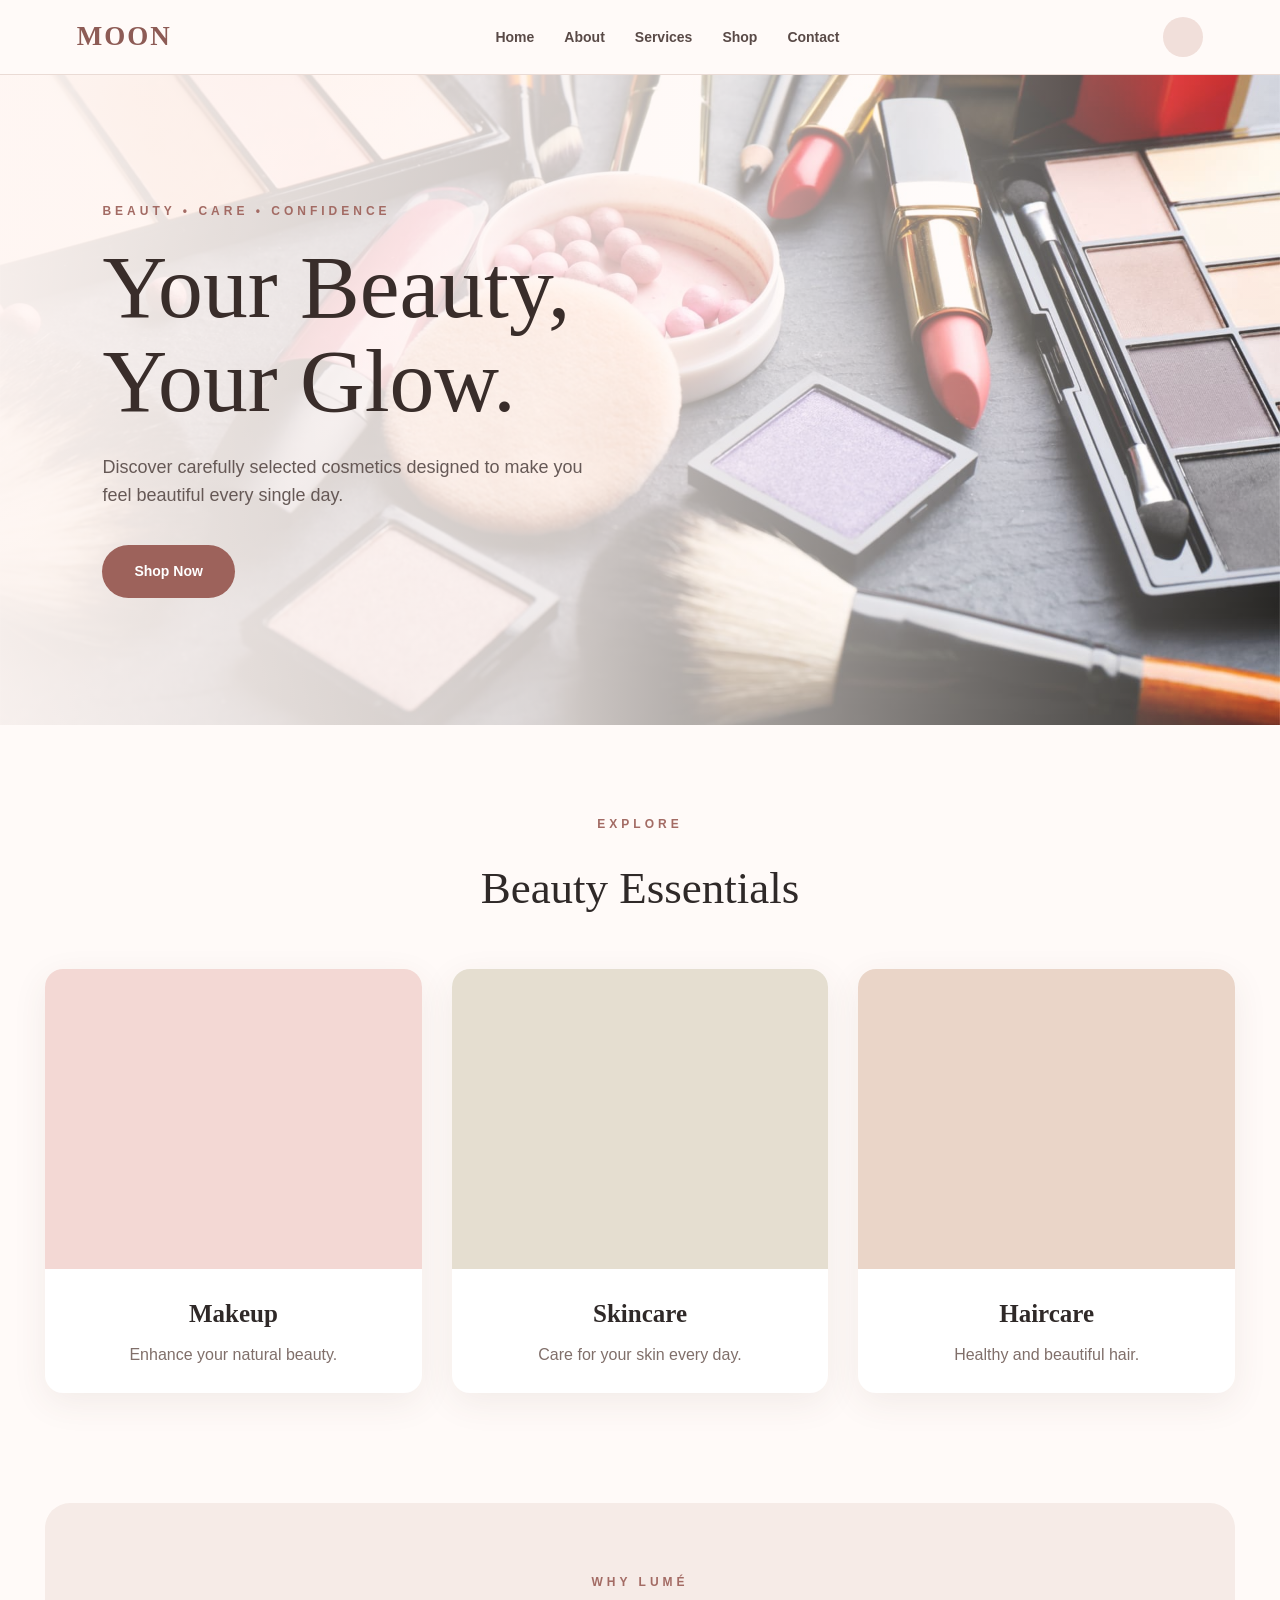
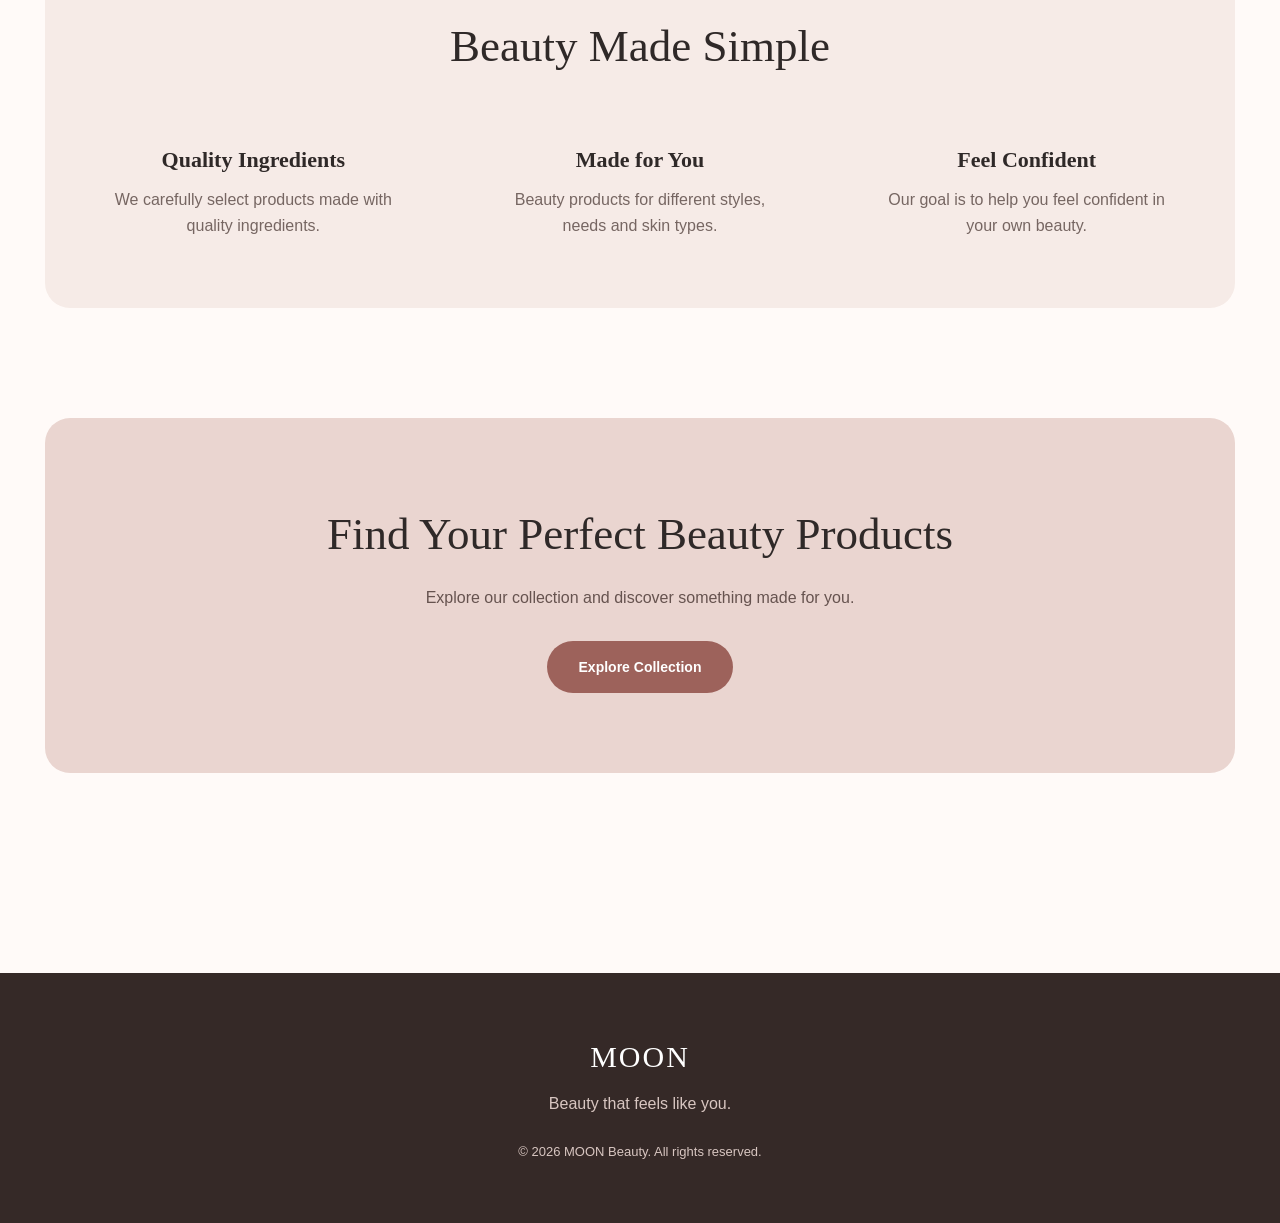
<file: index.html>
<!DOCTYPE html>
<html lang="en">

<head>
    <meta charset="UTF-8">

    <meta name="viewport" content="width=device-width, initial-scale=1.0">

    <title>MOONBeauty | Premium Cosmetics</title>


    <meta
        name="description"
        content="MOONBeauty - discover premium cosmetics, skincare and beauty products."
    >

    <link rel="stylesheet" href="style.css">
</head>

<body>

    <!-- Navigation -->

    <nav class="navbar">

        <a href="index.html" class="logo">
            MOON
        </a>

        <div class="nav-links">

            <a href="index.html">Home</a>

            <a href="about.html">About</a>

            <a href="services.html">Services</a>

            <a href="catalog.html">Shop</a>

            <a href="contact.html">Contact</a>

        </div>

        <button
            id="themeToggle"
            type="button"
            aria-label="Toggle dark mode"
        >
            
        </button>

    </nav>


    <!-- Hero -->

    <header class="hero">

        <div class="hero-content">

            <p class="hero-small">
                BEAUTY • CARE • CONFIDENCE
            </p>

            <h1>
                Your Beauty,<br>
                Your Glow.
            </h1>

            <p class="hero-text">
                Discover carefully selected cosmetics
                designed to make you feel beautiful
                every single day.
            </p>

            <a href="catalog.html" class="btn">
                Shop Now
            </a>

        </div>

    </header>


    <!-- Categories -->

    <main>

        <section class="categories">

            <p class="section-label">
                EXPLORE
            </p>

            <h2>
                Beauty Essentials
            </h2>

            <div class="category-grid">

                <a href="catalog.html" class="category-card">

                    <div class="category-image makeup-image">
                        
                    </div>

                    <div class="category-content">
                        <h3>Makeup</h3>
                        <p>Enhance your natural beauty.</p>
                    </div>

                </a>


                <a href="catalog.html" class="category-card">

                    <div class="category-image skincare-image">
                        
                    </div>

                    <div class="category-content">
                        <h3>Skincare</h3>
                        <p>Care for your skin every day.</p>
                    </div>

                </a>


                <a href="catalog.html" class="category-card">

                    <div class="category-image haircare-image">
                        
                    </div>

                    <div class="category-content">
                        <h3>Haircare</h3>
                        <p>Healthy and beautiful hair.</p>
                    </div>

                </a>

            </div>

        </section>


        <!-- Why LUMÉ -->

        <section class="why-us">

            <p class="section-label">
                WHY LUMÉ
            </p>

            <h2>
                Beauty Made Simple
            </h2>

            <div class="features">

                <article class="feature">

                    <span></span>

                    <h3>Quality Ingredients</h3>

                    <p>
                        We carefully select products
                        made with quality ingredients.
                    </p>

                </article>


                <article class="feature">

                    <span></span>

                    <h3>Made for You</h3>

                    <p>
                        Beauty products for different
                        styles, needs and skin types.
                    </p>

                </article>


                <article class="feature">

                    <span></span>

                    <h3>Feel Confident</h3>

                    <p>
                        Our goal is to help you feel
                        confident in your own beauty.
                    </p>

                </article>

            </div>

        </section>


        <!-- Call to action -->

        <section class="cta">

            <h2>
                Find Your Perfect Beauty Products
            </h2>

            <p>
                Explore our collection and discover
                something made for you.
            </p>

            <a href="catalog.html" class="btn">
                Explore Collection
            </a>

        </section>

    </main>


    <!-- Footer -->

    <footer>

        <div class="footer-logo">
            MOON
        </div>

        <p>
            Beauty that feels like you.
        </p>

        <p class="copyright">
            © 2026 MOON Beauty. All rights reserved.
        </p>

    </footer>


    <script src="script.js"></script>

</body>

</html>
</file>
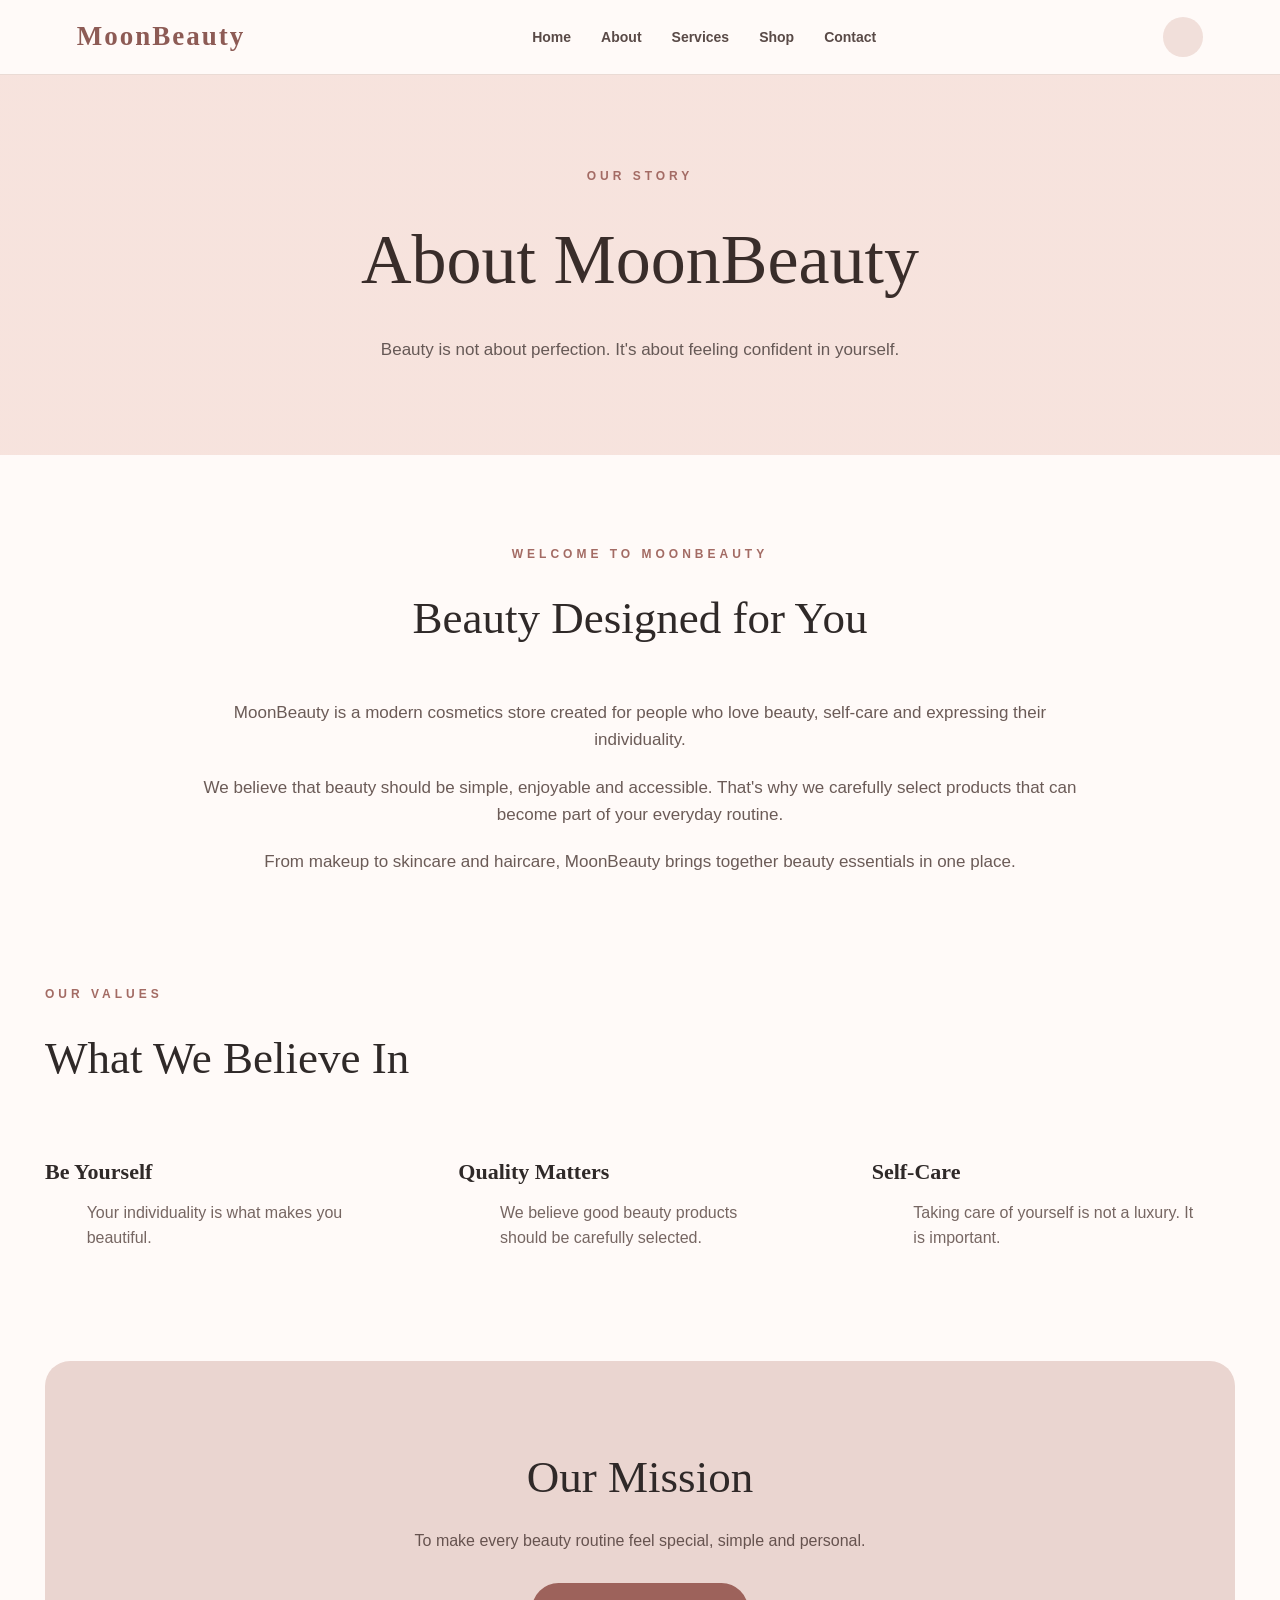
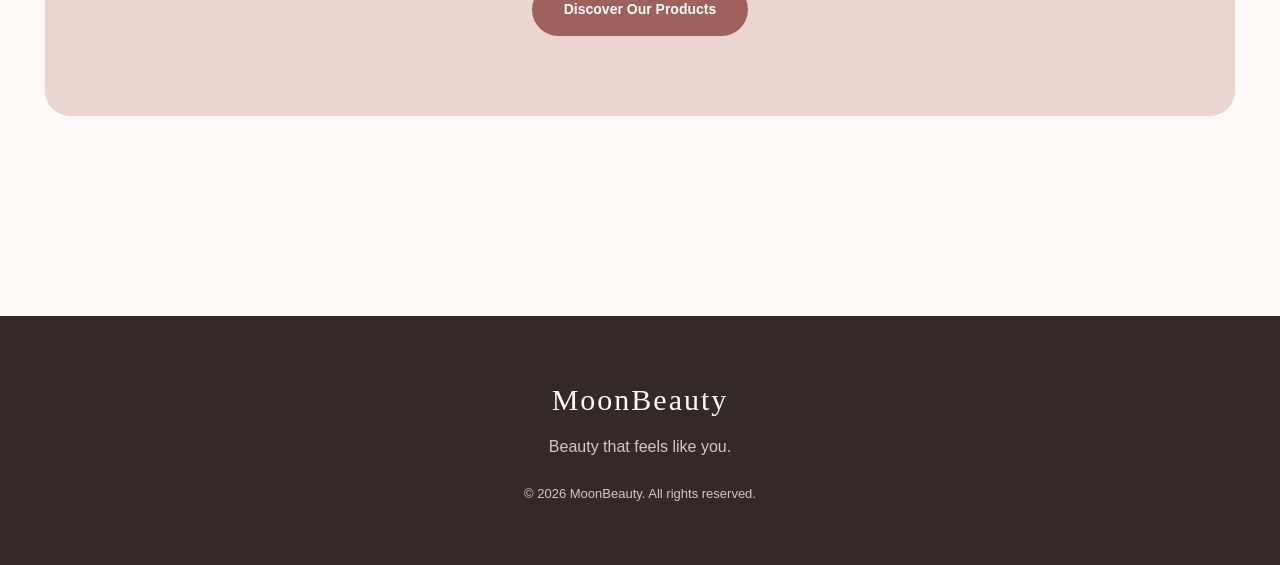
<file: about.html>
<!DOCTYPE html>
<html lang="en">

<head>
    <meta charset="UTF-8">

    <meta name="viewport" content="width=device-width, initial-scale=1.0">

    <title>About | MoonBeauty</title>

    <meta
        name="description"
        content="Learn about MoonBeauty, our story, values and passion for beauty."
    >

    <link rel="stylesheet" href="style.css">
</head>

<body>

    <!-- Navigation -->

    <nav class="navbar">

        <a href="index.html" class="logo">
            MoonBeauty
        </a>

        <div class="nav-links">

            <a href="index.html">Home</a>

            <a href="about.html">About</a>

            <a href="services.html">Services</a>

            <a href="catalog.html">Shop</a>

            <a href="contact.html">Contact</a>

        </div>

        <button
            id="themeToggle"
            type="button"
            aria-label="Toggle dark mode"
        >
            
        </button>

    </nav>


    <!-- Page Header -->

    <header class="page-header">

        <p class="hero-small">
            OUR STORY
        </p>

        <h1>
            About MoonBeauty
        </h1>

        <p>
            Beauty is not about perfection.
            It's about feeling confident in yourself.
        </p>

    </header>


    <main>

        <!-- Story -->

        <section class="about-section">

            <div class="about-text">

                <p class="section-label">
                    WELCOME TO MOONBEAUTY
                </p>

                <h2>
                    Beauty Designed for You
                </h2>

                <p>
                    MoonBeauty is a modern cosmetics store
                    created for people who love beauty,
                    self-care and expressing their individuality.
                </p>

                <p>
                    We believe that beauty should be simple,
                    enjoyable and accessible. That's why we
                    carefully select products that can become
                    part of your everyday routine.
                </p>

                <p>
                    From makeup to skincare and haircare,
                    MoonBeauty brings together beauty essentials
                    in one place.
                </p>

            </div>

        </section>


        <!-- Values -->

        <section class="values">

            <p class="section-label">
                OUR VALUES
            </p>

            <h2>
                What We Believe In
            </h2>

            <div class="features">

                <article class="feature">

                    <span aria-hidden="true"></span>

                    <h3>
                        Be Yourself
                    </h3>

                    <p>
                        Your individuality is what makes
                        you beautiful.
                    </p>

                </article>


                <article class="feature">

                    <span aria-hidden="true"></span>

                    <h3>
                        Quality Matters
                    </h3>

                    <p>
                        We believe good beauty products
                        should be carefully selected.
                    </p>

                </article>


                <article class="feature">

                    <span aria-hidden="true"></span>

                    <h3>
                        Self-Care
                    </h3>

                    <p>
                        Taking care of yourself is not
                        a luxury. It is important.
                    </p>

                </article>

            </div>

        </section>


        <!-- Mission -->

        <section class="cta">

            <h2>
                Our Mission
            </h2>

            <p>
                To make every beauty routine feel
                special, simple and personal.
            </p>

            <a
                href="catalog.html"
                class="btn"
            >
                Discover Our Products
            </a>

        </section>

    </main>


    <!-- Footer -->

    <footer>

        <div class="footer-logo">
            MoonBeauty
        </div>

        <p>
            Beauty that feels like you.
        </p>

        <p class="copyright">
            © 2026 MoonBeauty. All rights reserved.
        </p>

    </footer>


    <script src="script.js"></script>

</body>

</html>
</file>
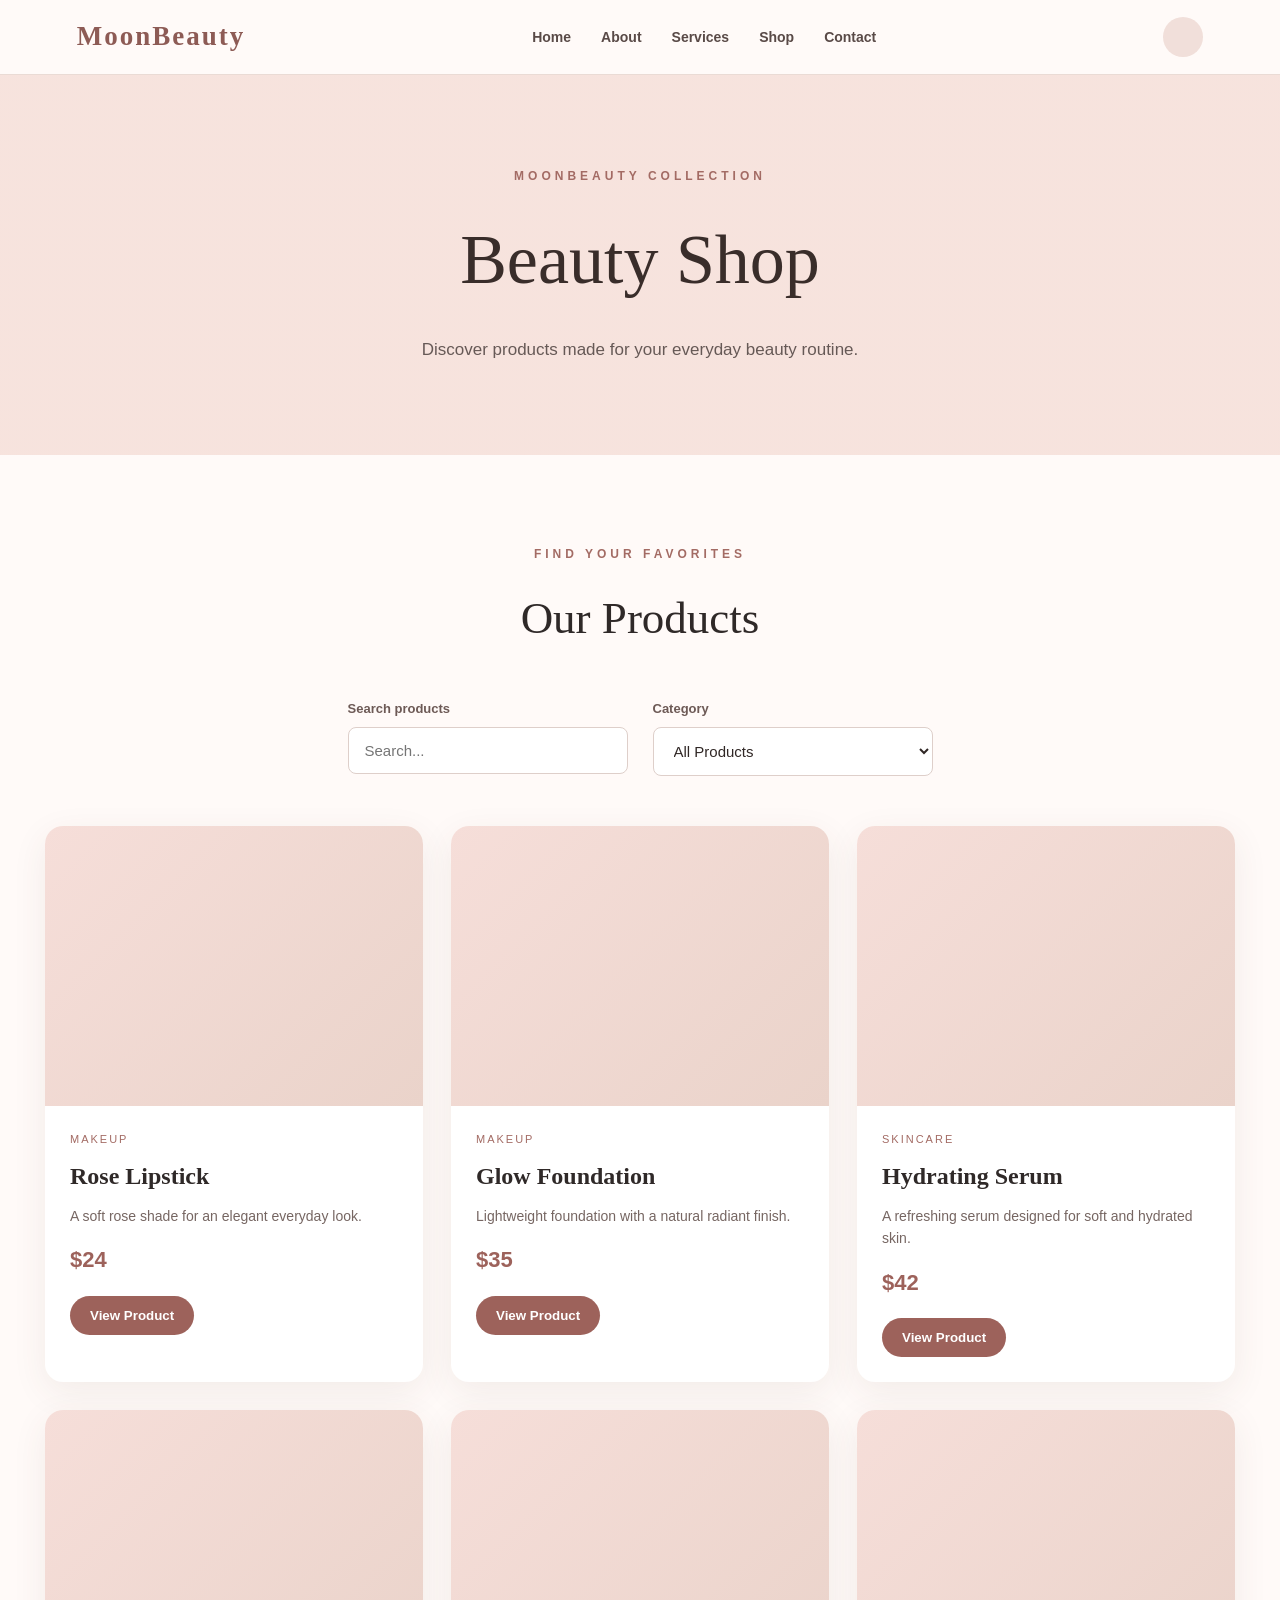
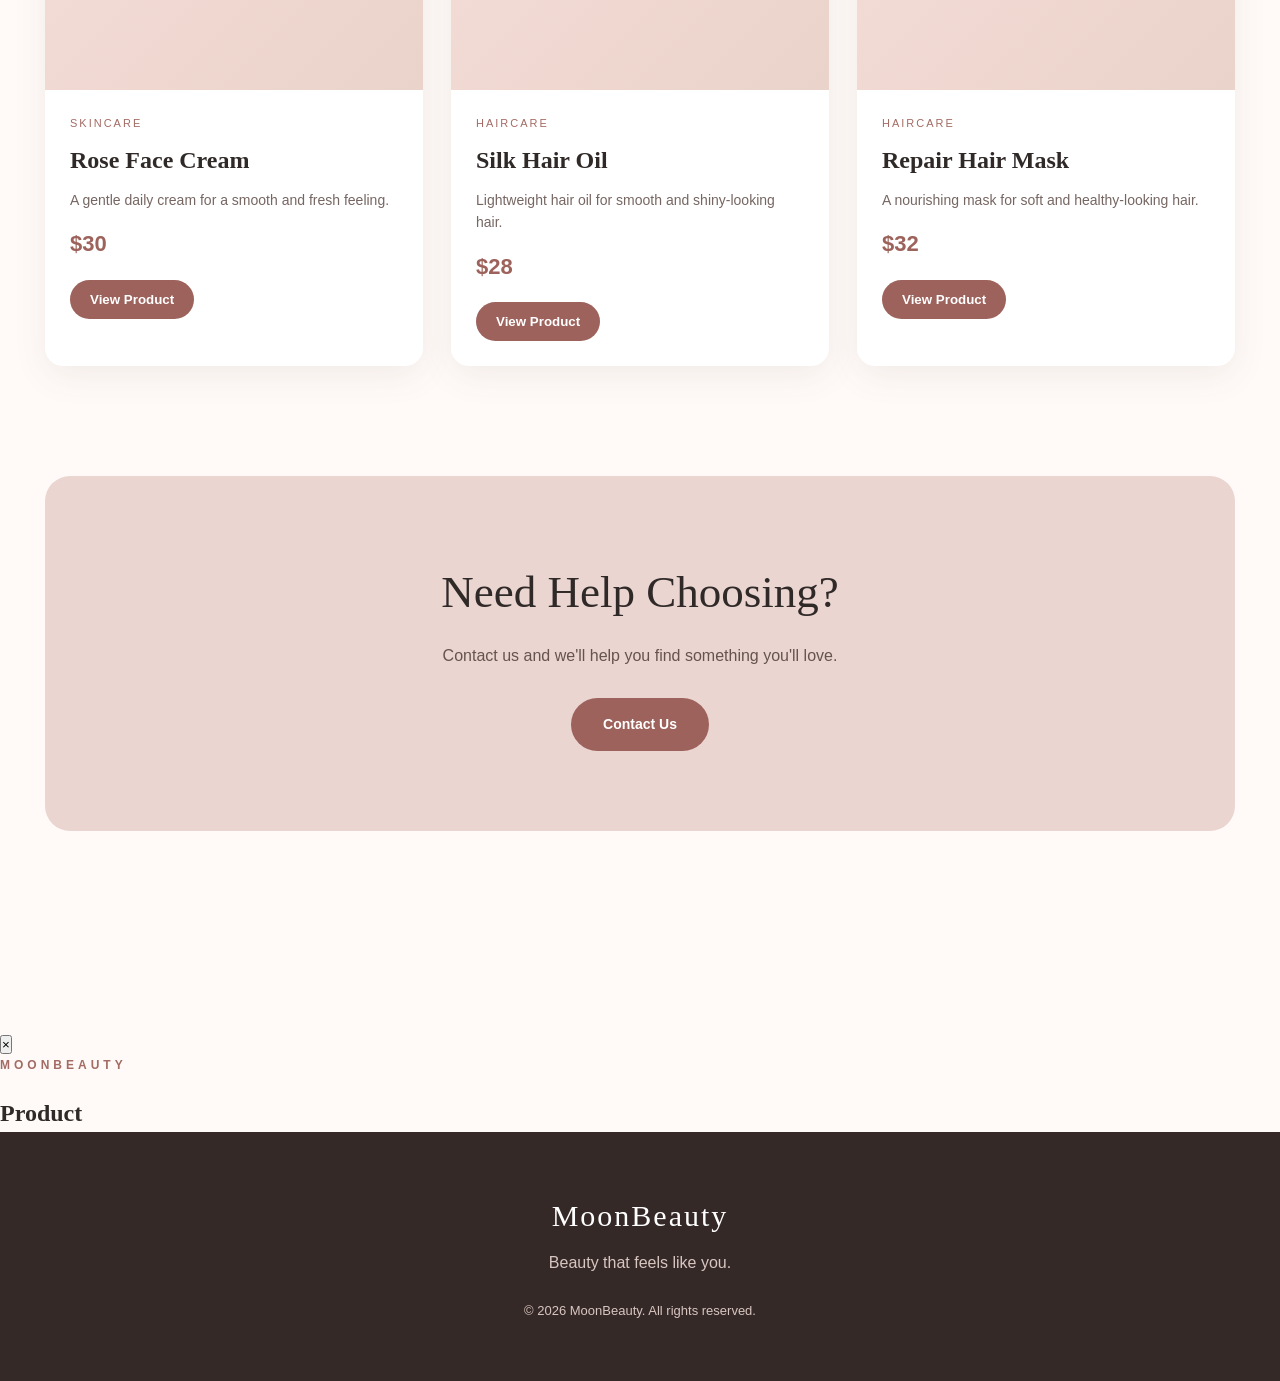
<file: catalog.html>
<!DOCTYPE html>
<html lang="en">

<head>
    <meta charset="UTF-8">

    <meta
        name="viewport"
        content="width=device-width, initial-scale=1.0"
    >

    <title>Shop | MoonBeauty</title>

    <meta
        name="description"
        content="Shop makeup, skincare and haircare products at MoonBeauty."
    >

    <link rel="stylesheet" href="style.css">
</head>

<body>

    <!-- Navigation -->

    <nav class="navbar">

        <a href="index.html" class="logo">
            MoonBeauty
        </a>

        <div class="nav-links">

            <a href="index.html">Home</a>

            <a href="about.html">About</a>

            <a href="services.html">Services</a>

            <a href="catalog.html">Shop</a>

            <a href="contact.html">Contact</a>

        </div>

        <button
            id="themeToggle"
            type="button"
            aria-label="Toggle dark mode"
        >
            
        </button>

    </nav>


    <!-- Header -->

    <header class="page-header">

        <p class="hero-small">
            MOONBEAUTY COLLECTION
        </p>

        <h1>
            Beauty Shop
        </h1>

        <p>
            Discover products made for your
            everyday beauty routine.
        </p>

    </header>


    <main>

        <!-- Search and Filter -->

        <section class="shop-section">

            <p class="section-label">
                FIND YOUR FAVORITES
            </p>

            <h2>
                Our Products
            </h2>

            <div class="shop-controls">

                <div class="search-box">

                    <label for="searchInput">
                        Search products
                    </label>

                    <input
                        type="search"
                        id="searchInput"
                        placeholder="Search..."
                    >

                </div>


                <div class="filter-box">

                    <label for="categoryFilter">
                        Category
                    </label>

                    <select id="categoryFilter">

                        <option value="all">
                            All Products
                        </option>

                        <option value="makeup">
                            Makeup
                        </option>

                        <option value="skincare">
                            Skincare
                        </option>

                        <option value="haircare">
                            Haircare
                        </option>

                    </select>

                </div>

            </div>


            <!-- Products -->

            <div
                id="productsContainer"
                class="products-grid"
            >

                <!-- Product 1 -->

                <article
                    class="product-card"
                    data-category="makeup"
                    data-name="Rose Lipstick"
                >

                    <div class="product-image">
                        
                    </div>

                    <div class="product-info">

                        <p class="product-category">
                            Makeup
                        </p>

                        <h3>
                            Rose Lipstick
                        </h3>

                        <p>
                            A soft rose shade for an
                            elegant everyday look.
                        </p>

                        <strong>
                            $24
                        </strong>

                        <button
                            class="view-product"
                            type="button"
                        >
                            View Product
                        </button>

                    </div>

                </article>


                <!-- Product 2 -->

                <article
                    class="product-card"
                    data-category="makeup"
                    data-name="Glow Foundation"
                >

                    <div class="product-image">
                        
                    </div>

                    <div class="product-info">

                        <p class="product-category">
                            Makeup
                        </p>

                        <h3>
                            Glow Foundation
                        </h3>

                        <p>
                            Lightweight foundation with
                            a natural radiant finish.
                        </p>

                        <strong>
                            $35
                        </strong>

                        <button
                            class="view-product"
                            type="button"
                        >
                            View Product
                        </button>

                    </div>

                </article>


                <!-- Product 3 -->

                <article
                    class="product-card"
                    data-category="skincare"
                    data-name="Hydrating Serum"
                >

                    <div class="product-image">
                        
                    </div>

                    <div class="product-info">

                        <p class="product-category">
                            Skincare
                        </p>

                        <h3>
                            Hydrating Serum
                        </h3>

                        <p>
                            A refreshing serum designed
                            for soft and hydrated skin.
                        </p>

                        <strong>
                            $42
                        </strong>

                        <button
                            class="view-product"
                            type="button"
                        >
                            View Product
                        </button>

                    </div>

                </article>


                <!-- Product 4 -->

                <article
                    class="product-card"
                    data-category="skincare"
                    data-name="Rose Face Cream"
                >

                    <div class="product-image">
                        
                    </div>

                    <div class="product-info">

                        <p class="product-category">
                            Skincare
                        </p>

                        <h3>
                            Rose Face Cream
                        </h3>

                        <p>
                            A gentle daily cream for
                            a smooth and fresh feeling.
                        </p>

                        <strong>
                            $30
                        </strong>

                        <button
                            class="view-product"
                            type="button"
                        >
                            View Product
                        </button>

                    </div>

                </article>


                <!-- Product 5 -->

                <article
                    class="product-card"
                    data-category="haircare"
                    data-name="Silk Hair Oil"
                >

                    <div class="product-image">
                        
                    </div>

                    <div class="product-info">

                        <p class="product-category">
                            Haircare
                        </p>

                        <h3>
                            Silk Hair Oil
                        </h3>

                        <p>
                            Lightweight hair oil for
                            smooth and shiny-looking hair.
                        </p>

                        <strong>
                            $28
                        </strong>

                        <button
                            class="view-product"
                            type="button"
                        >
                            View Product
                        </button>

                    </div>

                </article>


                <!-- Product 6 -->

                <article
                    class="product-card"
                    data-category="haircare"
                    data-name="Repair Hair Mask"
                >

                    <div class="product-image">
                        
                    </div>

                    <div class="product-info">

                        <p class="product-category">
                            Haircare
                        </p>

                        <h3>
                            Repair Hair Mask
                        </h3>

                        <p>
                            A nourishing mask for
                            soft and healthy-looking hair.
                        </p>

                        <strong>
                            $32
                        </strong>

                        <button
                            class="view-product"
                            type="button"
                        >
                            View Product
                        </button>

                    </div>

                </article>

            </div>

            <p
                id="noProducts"
                class="no-products"
            >
                No products found.
            </p>

        </section>


        <!-- CTA -->

        <section class="cta">

            <h2>
                Need Help Choosing?
            </h2>

            <p>
                Contact us and we'll help you
                find something you'll love.
            </p>

            <a
                href="contact.html"
                class="btn"
            >
                Contact Us
            </a>

        </section>

    </main>


    <!-- Product Modal -->

    <div
        id="productModal"
        class="modal"
        aria-hidden="true"
    >

        <div
            class="modal-content"
            role="dialog"
            aria-modal="true"
            aria-labelledby="modalTitle"
        >

            <button
                id="closeModal"
                class="close-modal"
                type="button"
                aria-label="Close product window"
            >
                &times;
            </button>

            <p class="section-label">
                MOONBEAUTY
            </p>

            <h2 id="modalTitle">
                Product
            </h2>

            <p id="modalDescription">
            </p>

            <strong id="modalPrice">
            </strong>

        </div>

    </div>


    <footer>

        <div class="footer-logo">
            MoonBeauty
        </div>

        <p>
            Beauty that feels like you.
        </p>

        <p class="copyright">
            © 2026 MoonBeauty. All rights reserved.
        </p>

    </footer>


    <script src="script.js"></script>

</body>

</html>
</file>
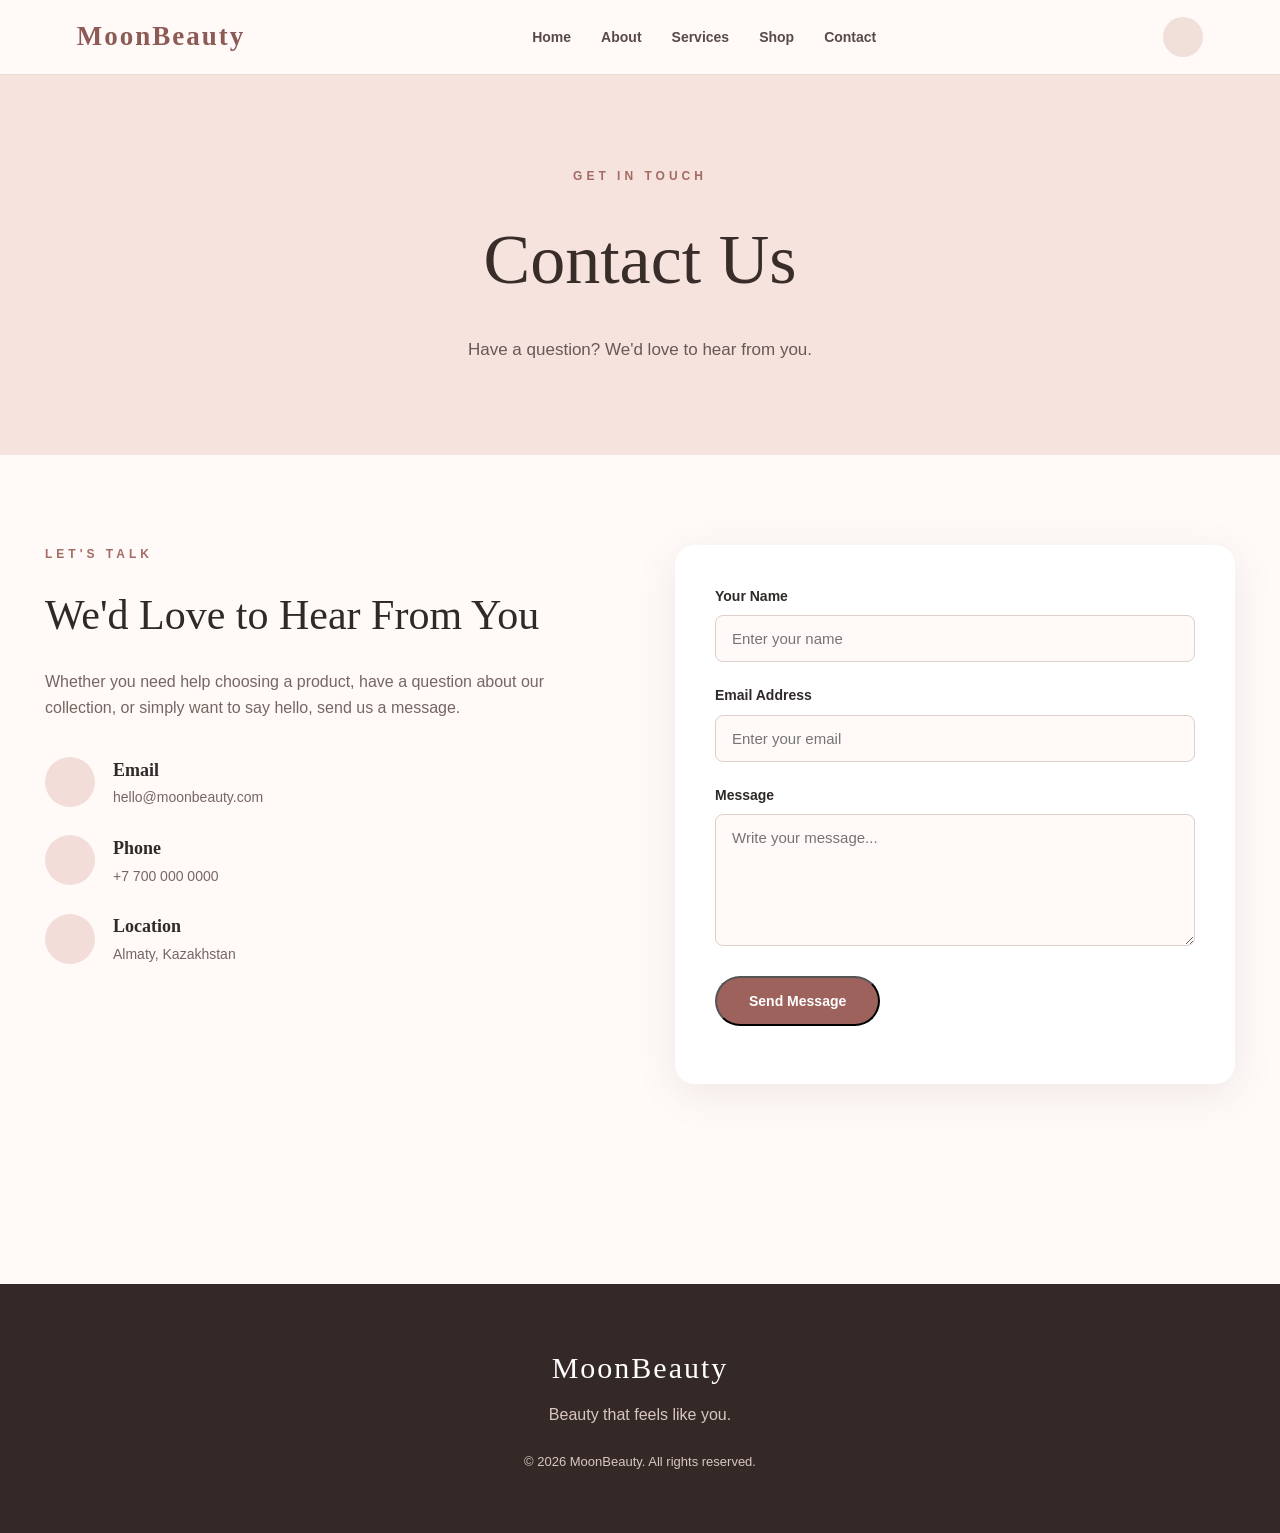
<file: contact.html>
<!DOCTYPE html>
<html lang="en">

<head>
    <meta charset="UTF-8">

    <meta
        name="viewport"
        content="width=device-width, initial-scale=1.0"
    >

    <title>Contact | MoonBeauty</title>

    <meta
        name="description"
        content="Contact MoonBeauty for questions, recommendations and beauty support."
    >

    <link rel="stylesheet" href="style.css">
</head>

<body>

    <!-- Navigation -->

    <nav class="navbar">

        <a href="index.html" class="logo">
            MoonBeauty
        </a>

        <div class="nav-links">

            <a href="index.html">Home</a>
            <a href="about.html">About</a>
            <a href="services.html">Services</a>
            <a href="catalog.html">Shop</a>
            <a href="contact.html">Contact</a>

        </div>

        <button
            id="themeToggle"
            type="button"
            aria-label="Toggle dark mode"
        >
            
        </button>

    </nav>


    <!-- Header -->

    <header class="page-header">

        <p class="hero-small">
            GET IN TOUCH
        </p>

        <h1>
            Contact Us
        </h1>

        <p>
            Have a question? We'd love to hear from you.
        </p>

    </header>


    <main>

        <section class="contact-section">

            <div class="contact-info">

                <p class="section-label">
                    LET'S TALK
                </p>

                <h2>
                    We'd Love to Hear From You
                </h2>

                <p>
                    Whether you need help choosing a product,
                    have a question about our collection,
                    or simply want to say hello,
                    send us a message.
                </p>

                <div class="contact-details">

                    <div>
                        <span></span>

                        <div>
                            <h3>Email</h3>
                            <p>hello@moonbeauty.com</p>
                        </div>
                    </div>


                    <div>
                        <span></span>

                        <div>
                            <h3>Phone</h3>
                            <p>+7 700 000 0000</p>
                        </div>
                    </div>


                    <div>
                        <span></span>

                        <div>
                            <h3>Location</h3>
                            <p>Almaty, Kazakhstan</p>
                        </div>
                    </div>

                </div>

            </div>


            <!-- Contact Form -->

            <form
                id="contactForm"
                class="contact-form"
                novalidate
            >

                <div class="form-group">

                    <label for="name">
                        Your Name
                    </label>

                    <input
                        type="text"
                        id="name"
                        name="name"
                        placeholder="Enter your name"
                        required
                    >

                    <small
                        id="nameError"
                        class="form-error"
                    ></small>

                </div>


                <div class="form-group">

                    <label for="email">
                        Email Address
                    </label>

                    <input
                        type="email"
                        id="email"
                        name="email"
                        placeholder="Enter your email"
                        required
                    >

                    <small
                        id="emailError"
                        class="form-error"
                    ></small>

                </div>


                <div class="form-group">

                    <label for="message">
                        Message
                    </label>

                    <textarea
                        id="message"
                        name="message"
                        rows="6"
                        placeholder="Write your message..."
                        required
                    ></textarea>

                    <small
                        id="messageError"
                        class="form-error"
                    ></small>

                </div>


                <button
                    type="submit"
                    class="btn"
                >
                    Send Message
                </button>

                <p
                    id="formSuccess"
                    class="form-success"
                ></p>

            </form>

        </section>

    </main>


    <!-- Footer -->

    <footer>

        <div class="footer-logo">
            MoonBeauty
        </div>

        <p>
            Beauty that feels like you.
        </p>

        <p class="copyright">
            © 2026 MoonBeauty. All rights reserved.
        </p>

    </footer>


    <script src="script.js"></script>

</body>

</html>
</file>
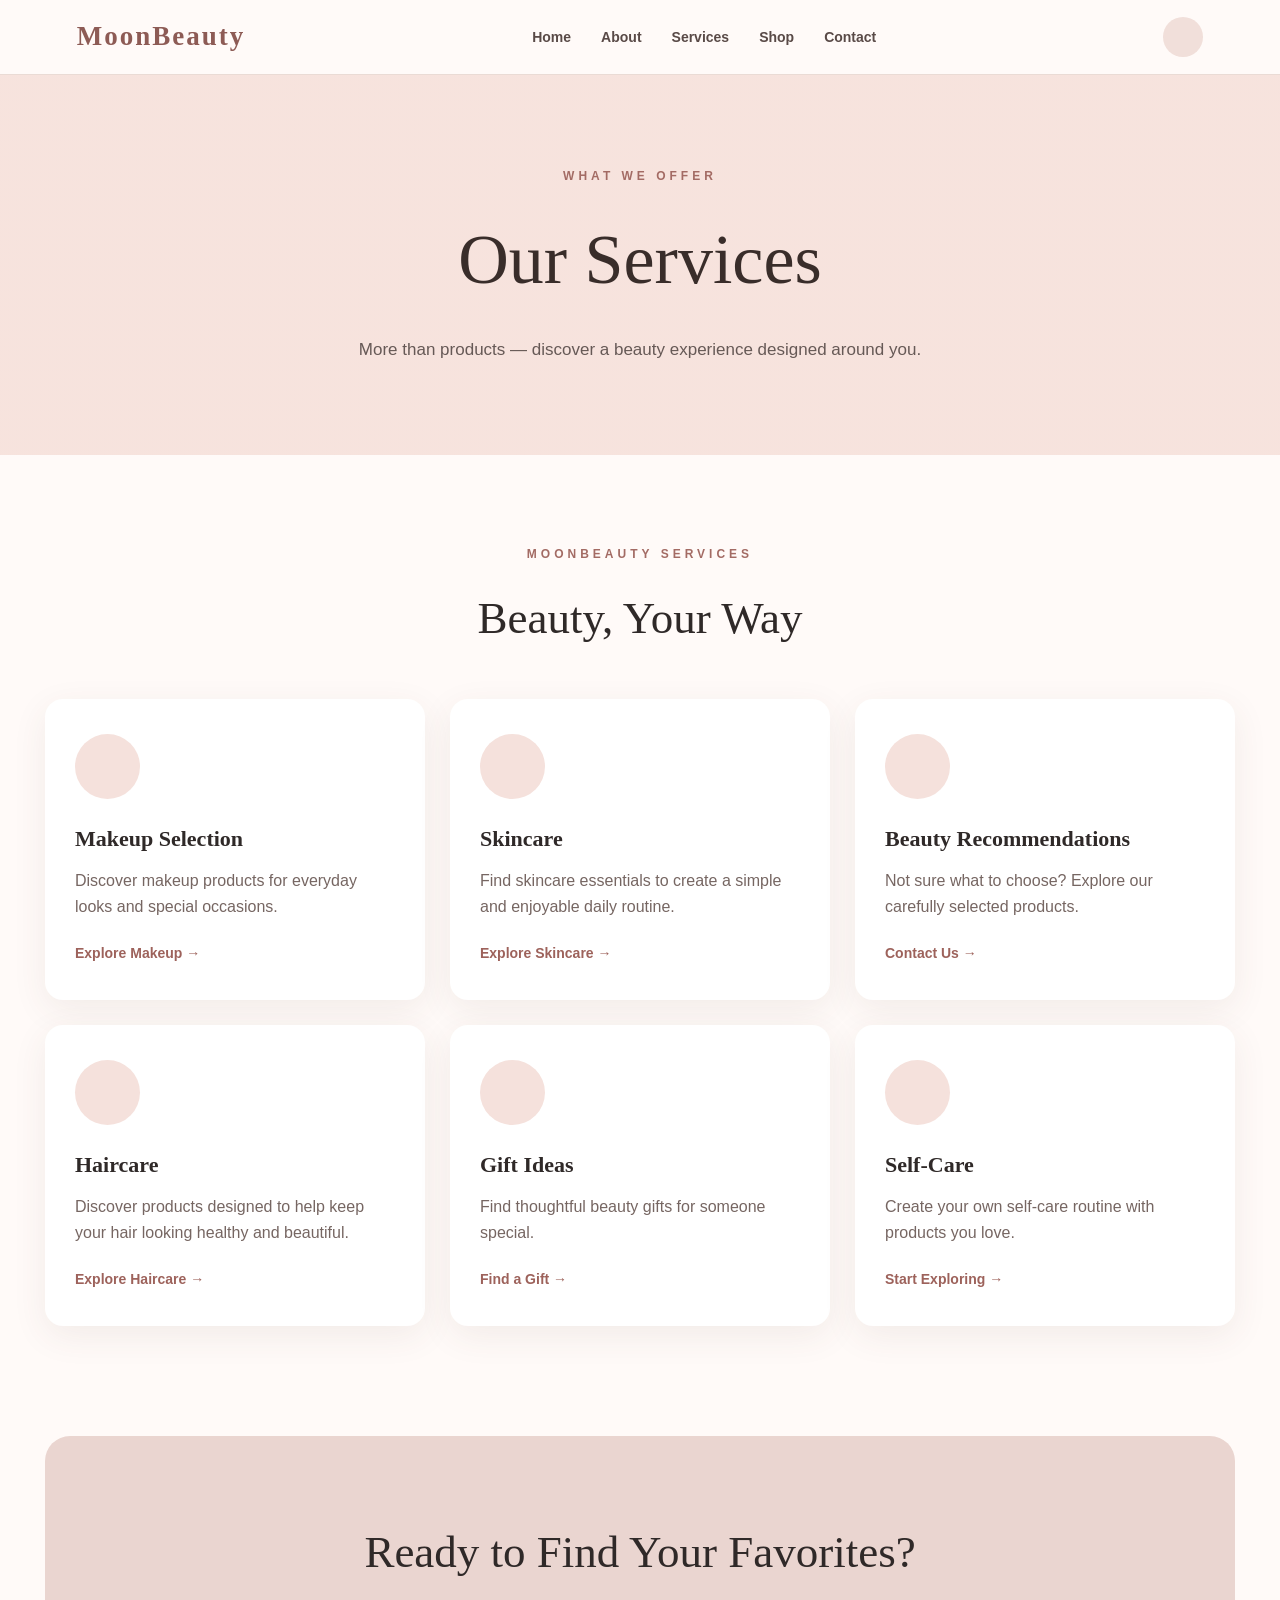
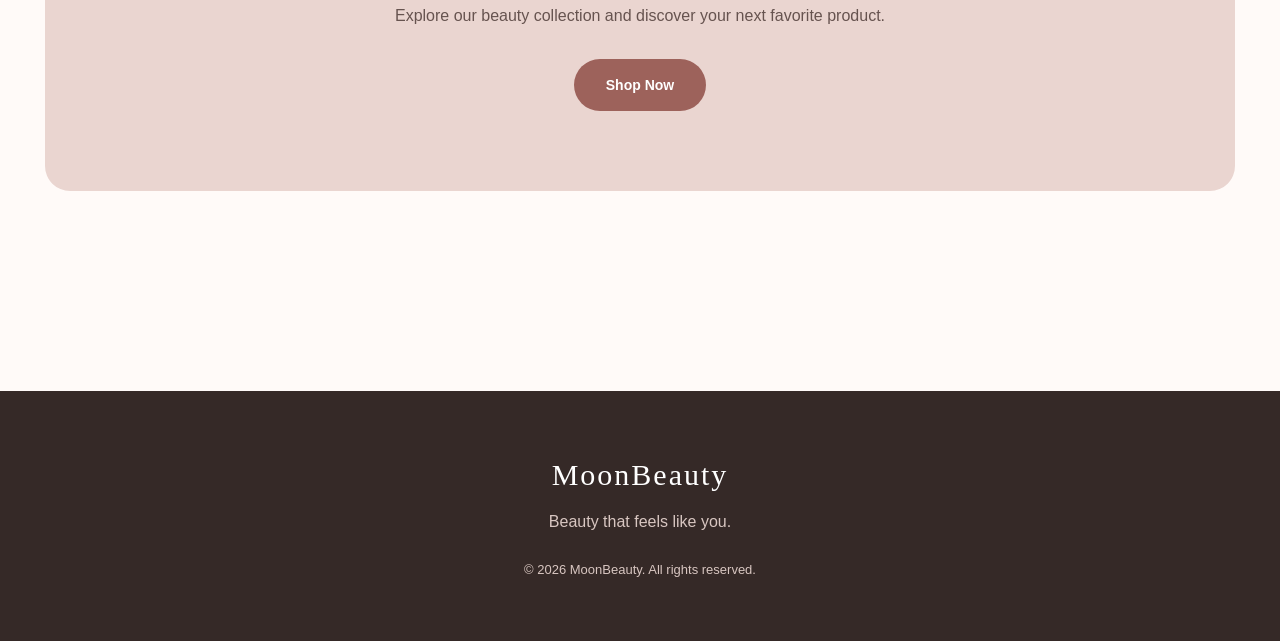
<file: services.html>
<!DOCTYPE html>
<html lang="en">

<head>
    <meta charset="UTF-8">

    <meta
        name="viewport"
        content="width=device-width, initial-scale=1.0"
    >

    <title>Services | MoonBeauty</title>

    <meta
        name="description"
        content="Discover MoonBeauty beauty services, consultations and personalized recommendations."
    >

    <link rel="stylesheet" href="style.css">
</head>

<body>

    <!-- Navigation -->

    <nav class="navbar">

        <a href="index.html" class="logo">
            MoonBeauty
        </a>

        <div class="nav-links">

            <a href="index.html">Home</a>

            <a href="about.html">About</a>

            <a href="services.html">Services</a>

            <a href="catalog.html">Shop</a>

            <a href="contact.html">Contact</a>

        </div>

        <button
            id="themeToggle"
            type="button"
            aria-label="Toggle dark mode"
        >
            
        </button>

    </nav>


    <!-- Header -->

    <header class="page-header">

        <p class="hero-small">
            WHAT WE OFFER
        </p>

        <h1>
            Our Services
        </h1>

        <p>
            More than products — discover a beauty
            experience designed around you.
        </p>

    </header>


    <main>

        <!-- Services -->

        <section class="services-section">

            <p class="section-label">
                MOONBEAUTY SERVICES
            </p>

            <h2>
                Beauty, Your Way
            </h2>


            <div class="services-grid">

                <article class="service-card">

                    <div class="service-icon">
                        
                    </div>

                    <h3>
                        Makeup Selection
                    </h3>

                    <p>
                        Discover makeup products for
                        everyday looks and special occasions.
                    </p>

                    <a
                        href="catalog.html"
                        class="service-link"
                    >
                        Explore Makeup →
                    </a>

                </article>


                <article class="service-card">

                    <div class="service-icon">
                        
                    </div>

                    <h3>
                        Skincare
                    </h3>

                    <p>
                        Find skincare essentials to create
                        a simple and enjoyable daily routine.
                    </p>

                    <a
                        href="catalog.html"
                        class="service-link"
                    >
                        Explore Skincare →
                    </a>

                </article>


                <article class="service-card">

                    <div class="service-icon">
                        
                    </div>

                    <h3>
                        Beauty Recommendations
                    </h3>

                    <p>
                        Not sure what to choose?
                        Explore our carefully selected products.
                    </p>

                    <a
                        href="contact.html"
                        class="service-link"
                    >
                        Contact Us →
                    </a>

                </article>


                <article class="service-card">

                    <div class="service-icon">
                        
                    </div>

                    <h3>
                        Haircare
                    </h3>

                    <p>
                        Discover products designed to help
                        keep your hair looking healthy and beautiful.
                    </p>

                    <a
                        href="catalog.html"
                        class="service-link"
                    >
                        Explore Haircare →
                    </a>

                </article>


                <article class="service-card">

                    <div class="service-icon">
                        
                    </div>

                    <h3>
                        Gift Ideas
                    </h3>

                    <p>
                        Find thoughtful beauty gifts
                        for someone special.
                    </p>

                    <a
                        href="catalog.html"
                        class="service-link"
                    >
                        Find a Gift →
                    </a>

                </article>


                <article class="service-card">

                    <div class="service-icon">
                        
                    </div>

                    <h3>
                        Self-Care
                    </h3>

                    <p>
                        Create your own self-care routine
                        with products you love.
                    </p>

                    <a
                        href="catalog.html"
                        class="service-link"
                    >
                        Start Exploring →
                    </a>

                </article>

            </div>

        </section>


        <!-- CTA -->

        <section class="cta">

            <h2>
                Ready to Find Your Favorites?
            </h2>

            <p>
                Explore our beauty collection
                and discover your next favorite product.
            </p>

            <a
                href="catalog.html"
                class="btn"
            >
                Shop Now
            </a>

        </section>

    </main>


    <!-- Footer -->

    <footer>

        <div class="footer-logo">
            MoonBeauty
        </div>

        <p>
            Beauty that feels like you.
        </p>

        <p class="copyright">
            © 2026 MoonBeauty. All rights reserved.
        </p>

    </footer>


    <script src="script.js"></script>

</body>

</html>
</file>
<file: style.css>
/* =========================
   MOONBEAUTY
   MAIN STYLES
========================= */

* {
    margin: 0;
    padding: 0;
    box-sizing: border-box;
}

html {
    scroll-behavior: smooth;
}

body {
    font-family: Georgia, "Times New Roman", serif;
    background: #fffaf8;
    color: #2f2928;
    line-height: 1.6;
    transition: 0.3s;
}

a {
    text-decoration: none;
    color: inherit;
}


/* =========================
   NAVIGATION
========================= */

.navbar {
    position: sticky;
    top: 0;
    z-index: 1000;

    min-height: 75px;

    display: flex;
    align-items: center;
    justify-content: space-between;

    padding: 15px 6%;

    background: rgba(255, 250, 248, 0.95);

    border-bottom: 1px solid #eadbd5;

    backdrop-filter: blur(10px);
}

.logo {
    font-size: 27px;
    letter-spacing: 2px;
    font-weight: bold;
    color: #8d5b55;
}

.nav-links {
    display: flex;
    gap: 30px;
}

.nav-links a {
    font-family: Arial, sans-serif;
    font-size: 14px;
    font-weight: 600;

    color: #594a47;

    transition: 0.3s;
}

.nav-links a:hover {
    color: #b87970;
}

#themeToggle {
    border: none;

    background: #f1dfda;

    width: 40px;
    height: 40px;

    border-radius: 50%;

    cursor: pointer;

    font-size: 17px;

    transition: 0.3s;
}

#themeToggle:hover {
    transform: scale(1.1);
}


/* =========================
   HERO
========================= */

.hero {
    min-height: 650px;

    display: flex;
    align-items: center;

    padding: 80px 8%;

    background:
        linear-gradient(
            90deg,
            rgba(255, 247, 244, 0.96) 0%,
            rgba(255, 247, 244, 0.80) 45%,
            rgba(255, 247, 244, 0.15) 100%
        ),
        url("images/makiyazh-1.jpeg") center / cover;
}

.hero-content {
    max-width: 650px;
}

.hero-small,
.section-label {
    font-family: Arial, sans-serif;

    font-size: 12px;

    letter-spacing: 4px;

    font-weight: bold;

    color: #a36b64;

    margin-bottom: 18px;
}

.hero h1 {
    font-size: clamp(50px, 7vw, 90px);

    line-height: 1.05;

    font-weight: normal;

    color: #392d2a;

    margin-bottom: 25px;
}

.hero-text {
    font-family: Arial, sans-serif;

    font-size: 18px;

    max-width: 500px;

    color: #665956;

    margin-bottom: 35px;
}


/* =========================
   BUTTON
========================= */

.btn {
    display: inline-block;

    background: #9d625b;

    color: white;

    padding: 15px 32px;

    border-radius: 30px;

    font-family: Arial, sans-serif;

    font-size: 14px;

    font-weight: bold;

    transition: 0.3s;
}

.btn:hover {
    background: #7f4c46;

    transform: translateY(-3px);

    box-shadow:
        0 10px 25px rgba(125, 76, 70, 0.25);
}


/* =========================
   MAIN
========================= */

main {
    max-width: 1250px;

    margin: auto;

    padding: 90px 30px;
}

section {
    margin-bottom: 110px;
}

section h2 {
    font-size: 45px;

    font-weight: normal;

    margin-bottom: 45px;
}


/* =========================
   CATEGORIES
========================= */

.categories {
    text-align: center;
}

.category-grid {
    display: grid;

    grid-template-columns:
        repeat(3, 1fr);

    gap: 30px;
}

.category-card {
    overflow: hidden;

    background: white;

    border-radius: 18px;

    box-shadow:
        0 10px 35px rgba(86, 60, 54, 0.08);

    transition: 0.4s;
}

.category-card:hover {
    transform: translateY(-10px);

    box-shadow:
        0 20px 45px rgba(86, 60, 54, 0.15);
}

.category-image {
    height: 300px;

    display: flex;

    justify-content: center;

    align-items: center;

    font-size: 90px;
}

.makeup-image {
    background: #f3d8d4;
}

.skincare-image {
    background: #e5ded0;
}

.haircare-image {
    background: #ead5c8;
}

.category-content {
    padding: 25px;
}

.category-content h3 {
    font-size: 25px;

    margin-bottom: 8px;
}

.category-content p {
    font-family: Arial, sans-serif;

    color: #806f6a;
}


/* =========================
   FEATURES
========================= */

.why-us {
    text-align: center;

    background: #f6ebe7;

    padding: 70px 40px;

    border-radius: 25px;
}

.features {
    display: grid;

    grid-template-columns:
        repeat(3, 1fr);

    gap: 50px;
}

.feature span {
    display: block;

    font-size: 45px;

    margin-bottom: 15px;
}

.feature h3 {
    font-size: 22px;

    margin-bottom: 10px;
}

.feature p {
    font-family: Arial, sans-serif;

    color: #766662;

    max-width: 280px;

    margin: auto;
}


/* =========================
   CTA
========================= */

.cta {
    text-align: center;

    padding: 80px 30px;

    background: #ead5d0;

    border-radius: 25px;
}

.cta h2 {
    margin-bottom: 15px;
}

.cta p {
    font-family: Arial, sans-serif;

    margin-bottom: 30px;

    color: #66534f;
}


/* =========================
   FOOTER
========================= */

footer {
    text-align: center;

    padding: 60px 20px;

    background: #352927;

    color: white;
}

.footer-logo {
    font-size: 30px;

    letter-spacing: 2px;

    margin-bottom: 10px;
}

footer p {
    font-family: Arial, sans-serif;

    color: #d8c6c1;
}

.copyright {
    margin-top: 25px;

    font-size: 13px;
}


/* =========================
   DARK MODE
========================= */

body.dark-mode {
    background: #201b1a;

    color: #f5e9e5;
}

body.dark-mode .navbar {
    background: rgba(32, 27, 26, 0.95);

    border-color: #463a37;
}

body.dark-mode .nav-links a {
    color: #eadbd6;
}

body.dark-mode .logo {
    color: #d89c91;
}

body.dark-mode #themeToggle {
    background: #493b38;
}

body.dark-mode .hero {
    background:
        linear-gradient(
            90deg,
            rgba(32, 27, 26, 0.96),
            rgba(32, 27, 26, 0.65)
        ),
        url("images/hero.jpg") center / cover;
}

body.dark-mode .hero h1 {
    color: #fff5f1;
}

body.dark-mode .hero-text {
    color: #d8c8c4;
}

body.dark-mode .category-card {
    background: #302725;
}

body.dark-mode .category-content p {
    color: #c8b7b2;
}

body.dark-mode .why-us {
    background: #302624;
}

body.dark-mode .feature p {
    color: #c8b7b2;
}

body.dark-mode .cta {
    background: #493532;
}

body.dark-mode .cta p {
    color: #d7c3bd;
}


/* =========================
   TABLET
========================= */

@media (max-width: 900px) {

    .nav-links {
        gap: 15px;
    }

    .category-grid,
    .features {
        grid-template-columns: repeat(2, 1fr);
    }

    .hero {
        min-height: 550px;
    }
}


/* =========================
   MOBILE
========================= */

@media (max-width: 600px) {

    .navbar {
        height: auto;

        padding: 18px;

        flex-direction: column;

        gap: 15px;
    }

    .nav-links {
        flex-wrap: wrap;

        justify-content: center;

        gap: 15px;
    }

    .hero {
        min-height: 550px;

        padding: 60px 25px;

        background:
            linear-gradient(
                rgba(255, 247, 244, 0.88),
                rgba(255, 247, 244, 0.88)
            ),
            url("images/hero.jpg") center / cover;
    }

    .hero h1 {
        font-size: 52px;
    }

    .hero-text {
        font-size: 16px;
    }

    main {
        padding: 60px 18px;
    }

    section {
        margin-bottom: 70px;
    }

    section h2 {
        font-size: 35px;
    }

    .category-grid,
    .features {
        grid-template-columns: 1fr;
    }

    .category-image {
        height: 250px;
    }

    .why-us,
    .cta {
        padding: 50px 20px;
    }
}
/* =========================
   PAGE HEADER
========================= */

.page-header {
    min-height: 380px;

    display: flex;
    flex-direction: column;

    justify-content: center;
    align-items: center;

    text-align: center;

    padding: 70px 20px;

    background:
        linear-gradient(
            rgba(246, 225, 219, 0.92),
            rgba(246, 225, 219, 0.92)
        );
}

.page-header h1 {
    font-size: clamp(45px, 7vw, 70px);

    font-weight: normal;

    color: #392d2a;

    margin-bottom: 20px;
}

.page-header p:last-child {
    max-width: 600px;

    font-family: Arial, sans-serif;

    color: #665956;

    font-size: 17px;
}


/* =========================
   ABOUT
========================= */

.about-section {
    max-width: 900px;

    margin-left: auto;
    margin-right: auto;

    text-align: center;
}

.about-text p:not(.section-label) {
    font-family: Arial, sans-serif;

    color: #6b5b57;

    font-size: 17px;

    margin-bottom: 20px;
}


/* =========================
   SERVICES
========================= */

.services-section {
    text-align: center;
}

.services-grid {
    display: grid;

    grid-template-columns:
        repeat(3, 1fr);

    gap: 25px;

    text-align: left;
}

.service-card {
    background: white;

    padding: 35px 30px;

    border-radius: 18px;

    box-shadow:
        0 10px 35px rgba(86, 60, 54, 0.08);

    transition: 0.3s;
}

.service-card:hover {
    transform: translateY(-8px);

    box-shadow:
        0 18px 40px rgba(86, 60, 54, 0.15);
}

.service-icon {
    width: 65px;
    height: 65px;

    display: flex;

    justify-content: center;
    align-items: center;

    background: #f5e1dc;

    border-radius: 50%;

    font-size: 30px;

    margin-bottom: 22px;
}

.service-card h3 {
    font-size: 22px;

    margin-bottom: 12px;
}

.service-card p {
    font-family: Arial, sans-serif;

    color: #766662;

    margin-bottom: 20px;
}

.service-link {
    font-family: Arial, sans-serif;

    color: #9d625b;

    font-weight: bold;

    font-size: 14px;
}

.service-link:hover {
    color: #6f4540;
}


/* =========================
   DARK MODE
========================= */

body.dark-mode .page-header {
    background:
        linear-gradient(
            rgba(55, 43, 40, 0.95),
            rgba(55, 43, 40, 0.95)
        );
}

body.dark-mode .page-header h1 {
    color: #fff5f1;
}

body.dark-mode .page-header p:last-child {
    color: #d8c8c4;
}

body.dark-mode .about-text p:not(.section-label) {
    color: #c8b7b2;
}

body.dark-mode .service-card {
    background: #302725;
}

body.dark-mode .service-card p {
    color: #c8b7b2;
}

body.dark-mode .service-icon {
    background: #493532;
}


/* =========================
   SERVICES RESPONSIVE
========================= */

@media (max-width: 900px) {

    .services-grid {
        grid-template-columns:
            repeat(2, 1fr);
    }

}


@media (max-width: 600px) {

    .page-header {
        min-height: 320px;
    }

    .page-header h1 {
        font-size: 45px;
    }

    .services-grid {
        grid-template-columns: 1fr;
    }

}
/* =========================
   SHOP
========================= */

.shop-section {
    text-align: center;
}

.shop-controls {
    display: flex;

    justify-content: center;

    gap: 25px;

    margin-bottom: 50px;

    flex-wrap: wrap;
}

.search-box,
.filter-box {
    display: flex;

    flex-direction: column;

    text-align: left;

    gap: 7px;
}

.search-box label,
.filter-box label {
    font-family: Arial, sans-serif;

    font-size: 13px;

    font-weight: bold;

    color: #6d5a56;
}

.search-box input,
.filter-box select {
    width: 280px;

    padding: 14px 16px;

    border: 1px solid #decfca;

    border-radius: 8px;

    background: white;

    color: #302725;

    font-family: Arial, sans-serif;

    font-size: 15px;
}


/* =========================
   PRODUCT CARDS
========================= */

.products-grid {
    display: grid;

    grid-template-columns:
        repeat(3, 1fr);

    gap: 28px;

    text-align: left;
}

.product-card {
    overflow: hidden;

    background: white;

    border-radius: 18px;

    box-shadow:
        0 10px 35px rgba(86, 60, 54, 0.08);

    transition: 0.3s;
}

.product-card:hover {
    transform: translateY(-8px);

    box-shadow:
        0 18px 45px rgba(86, 60, 54, 0.15);
}

.product-image {
    height: 280px;

    display: flex;

    justify-content: center;

    align-items: center;

    font-size: 90px;

    background:
        linear-gradient(
            135deg,
            #f6ded9,
            #ead3ca
        );
}

.product-info {
    padding: 25px;
}

.product-category {
    font-family: Arial, sans-serif;

    font-size: 11px;

    letter-spacing: 2px;

    text-transform: uppercase;

    color: #a36b64;

    margin-bottom: 8px;
}

.product-info h3 {
    font-size: 24px;

    margin-bottom: 10px;
}

.product-info > p:not(.product-category) {
    font-family: Arial, sans-serif;

    color: #766662;

    font-size: 14px;

    margin-bottom: 15px;
}

.product-info strong {
    display: block;

    color: #9d625b;

    font-family: Arial, sans-serif;

    font-size: 22px;

    margin-bottom: 18px;
}

.view-product {
    border: none;

    background: #9d625b;

    color: white;

    padding: 12px 20px;

    border-radius: 25px;

    cursor: pointer;

    font-family: Arial, sans-serif;

    font-weight: bold;

    transition: 0.3s;
}

.view-product:hover {
    background: #7f4c46;

    transform: translateY(-2px);
}

.no-products {
    display: none;

    margin-top: 30px;

    font-family: Arial, sans-serif;

    color: #9d625b;
}


/* =========================
   SHOP DARK MODE
========================= */

body.dark-mode .search-box label,
body.dark-mode .filter-box label {
    color: #d4c3be;
}

body.dark-mode .search-box input,
body.dark-mode .filter-box select {
    background: #302725;

    color: white;

    border-color: #594945;
}

body.dark-mode .product-card {
    background: #302725;
}

body.dark-mode .product-info > p:not(.product-category) {
    color: #c8b7b2;
}

body.dark-mode .product-image {
    background:
        linear-gradient(
            135deg,
            #493532,
            #3b2d2a
        );
}


/* =========================
   SHOP RESPONSIVE
========================= */

@media (max-width: 900px) {

    .products-grid {
        grid-template-columns:
            repeat(2, 1fr);
    }

}


@media (max-width: 600px) {

    .products-grid {
        grid-template-columns: 1fr;
    }

    .search-box input,
    .filter-box select {
        width: 100%;
    }

    .shop-controls {
        flex-direction: column;

        align-items: stretch;
    }

}
/* =========================
   CONTACT
========================= */

.contact-section {
    display: grid;

    grid-template-columns:
        1fr 1fr;

    gap: 70px;

    align-items: start;
}

.contact-info h2 {
    font-size: 42px;

    font-weight: normal;

    margin-bottom: 20px;
}

.contact-info > p:not(.section-label) {
    font-family: Arial, sans-serif;

    color: #766662;

    margin-bottom: 35px;
}

.contact-details {
    display: flex;

    flex-direction: column;

    gap: 25px;
}

.contact-details > div {
    display: flex;

    align-items: center;

    gap: 18px;
}

.contact-details span {
    width: 50px;
    height: 50px;

    display: flex;

    align-items: center;
    justify-content: center;

    background: #f3ddd8;

    border-radius: 50%;

    font-size: 22px;
}

.contact-details h3 {
    font-size: 18px;

    margin-bottom: 2px;
}

.contact-details p {
    font-family: Arial, sans-serif;

    color: #766662;

    font-size: 14px;
}


/* FORM */

.contact-form {
    background: white;

    padding: 40px;

    border-radius: 20px;

    box-shadow:
        0 10px 40px rgba(86, 60, 54, 0.10);
}

.form-group {
    margin-bottom: 22px;
}

.form-group label {
    display: block;

    font-family: Arial, sans-serif;

    font-size: 14px;

    font-weight: bold;

    margin-bottom: 8px;
}

.form-group input,
.form-group textarea {
    width: 100%;

    padding: 14px 16px;

    border: 1px solid #decfca;

    border-radius: 8px;

    background: #fffaf8;

    color: #302725;

    font-family: Arial, sans-serif;

    font-size: 15px;

    outline: none;

    transition: 0.3s;
}

.form-group input:focus,
.form-group textarea:focus {
    border-color: #9d625b;

    box-shadow:
        0 0 0 3px rgba(157, 98, 91, 0.12);
}

.form-group textarea {
    resize: vertical;
}

.form-error {
    display: block;

    color: #c44d4d;

    font-family: Arial, sans-serif;

    font-size: 12px;

    margin-top: 5px;
}

.form-success {
    color: #53825c;

    font-family: Arial, sans-serif;

    font-size: 14px;

    margin-top: 18px;
}


/* CONTACT DARK MODE */

body.dark-mode .contact-info > p:not(.section-label),
body.dark-mode .contact-details p {
    color: #c8b7b2;
}

body.dark-mode .contact-form {
    background: #302725;
}

body.dark-mode .form-group input,
body.dark-mode .form-group textarea {
    background: #241f1e;

    color: white;

    border-color: #594945;
}

body.dark-mode .contact-details span {
    background: #493532;
}


/* CONTACT RESPONSIVE */

@media (max-width: 900px) {

    .contact-section {
        grid-template-columns: 1fr;

        gap: 50px;
    }

}


@media (max-width: 600px) {

    .contact-form {
        padding: 25px;
    }

    .contact-info h2 {
        font-size: 34px;
    }

}
</file>
